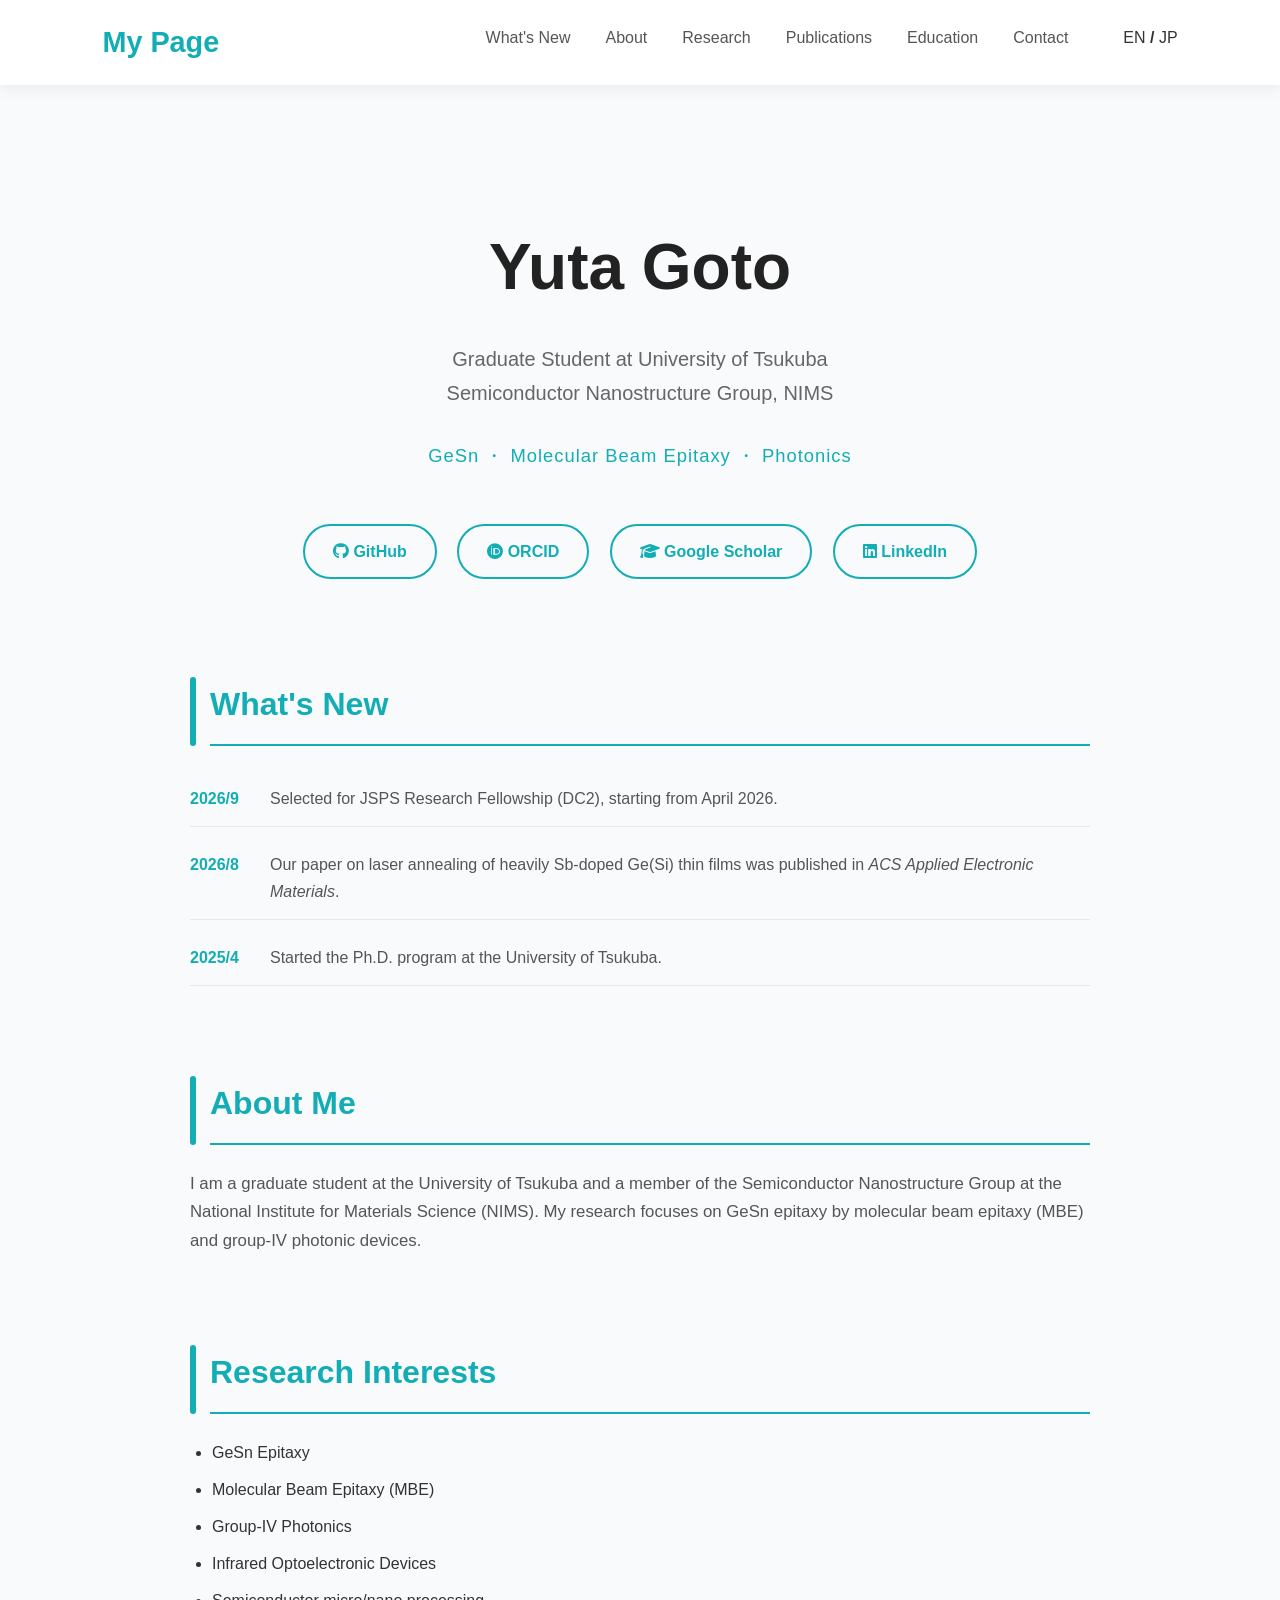
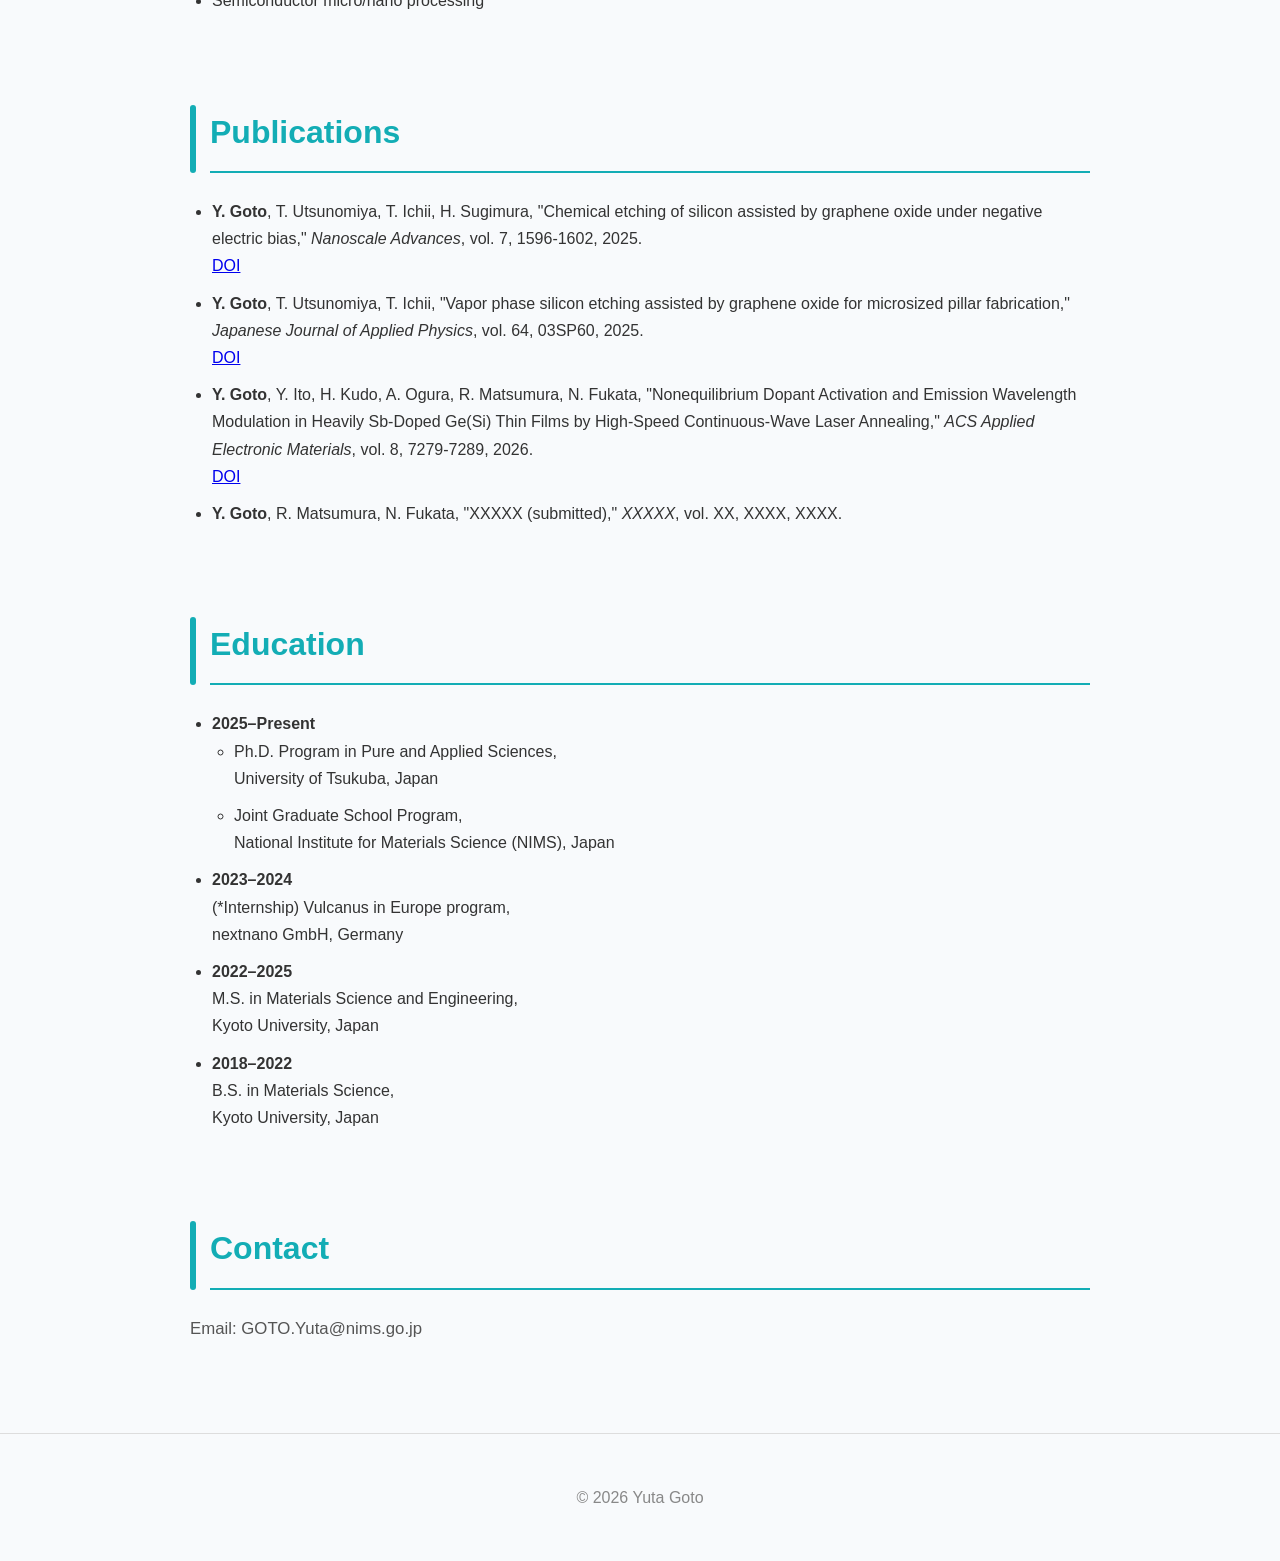
<file: index.html>
<!-- Google tag (gtag.js) -->
<script async src="https://www.googletagmanager.com/gtag/js?id=G-8BQCS6YZSQ"></script>
<script>
  window.dataLayer = window.dataLayer || [];
  function gtag(){dataLayer.push(arguments);}
  gtag('js', new Date());

  gtag('config', 'G-8BQCS6YZSQ');
</script>

<!DOCTYPE html>
<html lang="ja">

<head>
<meta charset="UTF-8">
<meta name="viewport" content="width=device-width, initial-scale=1.0">

<title>My Page</title>

<link rel="stylesheet" href="style.css">

<!-- Font Awesome -->
<link rel="stylesheet"
href="https://cdnjs.cloudflare.com/ajax/libs/font-awesome/6.6.0/css/all.min.css">

</head>

<body>

<!-- Navigation -->
<nav>
    <div class="logo">My Page</div>

    <ul>
        <li><a href="#news">What's New</a></li>
        <li><a href="#about">About</a></li>
        <li><a href="#research">Research</a></li>
        <li><a href="#publications">Publications</a></li>
        <li><a href="#education">Education</a></li>
        <li><a href="#contact">Contact</a></li>

        <!-- Language -->
        <li class="language">
            <a href="index.html">EN</a> /
            <a href="index_ja.html">JP</a>
        </li>
    </ul>
</nav>

<!-- Top -->
<div class="container">

    <h1>Yuta Goto</h1>

    <p class="subtitle">
        Graduate Student at University of Tsukuba<br>
        Semiconductor Nanostructure Group, NIMS
    </p>

    <p class="keywords">
        GeSn ・ Molecular Beam Epitaxy ・ Photonics
    </p>

    <div class="links">

        <a href="https://github.com/yutagot" target="_blank">
            <i class="fab fa-github"></i> GitHub
        </a>

        <a href="https://orcid.org/0009-0005-4780-8060" target="_blank">
            <i class="fab fa-orcid"></i> ORCID
        </a>

        <a href="https://scholar.google.com/citations?hl=ja&user=DV3cNhgAAAAJ" target="_blank">
            <i class="fas fa-graduation-cap"></i> Google Scholar
        </a>

        <a href="https://www.linkedin.com/in/yuta-goto-65562a297/" target="_blank">
            <i class="fab fa-linkedin"></i> LinkedIn
        </a>  
    </div>

</div>

<!-- What's New -->
<section id="news">

    <h2>What's New</h2>

    <ul class="news-list">
        <li>
            <time datetime="2026">2026/9</time>
            <span>Selected for JSPS Research Fellowship (DC2), starting from April 2026.</span>
        </li>
        <li>
            <time datetime="2026">2026/8</time>
            <span>Our paper on laser annealing of heavily Sb-doped Ge(Si) thin films was published in <em>ACS Applied Electronic Materials</em>.</span>
        </li>
        <li>
            <time datetime="2025">2025/4</time>
            <span>Started the Ph.D. program at the University of Tsukuba.</span>
        </li>
    </ul>

</section>

<!-- About -->
<section id="about">

    <h2>About Me</h2>

    <p>
        I am a graduate student at the University of Tsukuba and a member of the
        Semiconductor Nanostructure Group at the National Institute for Materials Science (NIMS).
        My research focuses on GeSn epitaxy by molecular beam epitaxy (MBE) and
        group-IV photonic devices.
    </p>

</section>

<!-- Research -->
<section id="research">

    <h2>Research Interests</h2>

    <ul>
        <li>GeSn Epitaxy</li>
        <li>Molecular Beam Epitaxy (MBE)</li>
        <li>Group-IV Photonics</li>
        <li>Infrared Optoelectronic Devices</li>
        <li>Semiconductor micro/nano processing</li>
    </ul>

</section>

<!-- Publications -->
<section id="publications">

    <h2>Publications</h2>

    <ul class="publication-list">

        <li>
            <strong>Y. Goto</strong>, T. Utsunomiya, T. Ichii, H. Sugimura,
            "Chemical etching of silicon assisted by graphene oxide under negative electric bias,"
            <em>Nanoscale Advances</em>,
            vol. 7, 1596-1602, 2025.
            <br>
            <a href="https://doi.org/10.1039/D4NA00825A">DOI</a>
        </li>

        <li>
            <strong>Y. Goto</strong>, T. Utsunomiya, T. Ichii,
            "Vapor phase silicon etching assisted by graphene oxide for microsized pillar fabrication,"
            <em>Japanese Journal of Applied Physics</em>,
            vol. 64, 03SP60, 2025.
            <br>
            <a href="https://doi.org/10.35848/1347-4065/adbbf7">DOI</a>
        </li>
        
        <li>
            <strong>Y. Goto</strong>, Y. Ito, H. Kudo, A. Ogura, R. Matsumura, N. Fukata,
            "Nonequilibrium Dopant Activation and Emission Wavelength Modulation in Heavily Sb-Doped Ge(Si) Thin Films by High-Speed Continuous-Wave Laser Annealing,"
            <em>ACS Applied Electronic Materials</em>,
            vol. 8, 7279-7289, 2026.
            <br>
            <a href="https://doi.org/10.1021/acsaelm.6c00555">DOI</a> 
        </li>

        <li>
            <strong>Y. Goto</strong>, R. Matsumura, N. Fukata,
            "XXXXX (submitted),"
            <em>XXXXX</em>,
            vol. XX, XXXX, XXXX.
            <br>
        <!--    <a href="https://doi.org/10.35848/1347-4065/adbbf7">DOI</a> --> 
        </li>



    </ul>

</section>

</section>

<!-- Education -->
<section id="education">

    <h2>Education</h2>

    <ul class="education-list">
        <li>
            <strong>2025–Present</strong><br>
            <ul>
        <li>Ph.D. Program in Pure and Applied Sciences,<br> 
            University of Tsukuba, Japan</li>
        <li>Joint Graduate School Program,<br>
            National Institute for Materials Science (NIMS), Japan</li>
            </ul>
        </li>

        <li>
            <strong>2023–2024</strong><br>
            (*Internship) Vulcanus in Europe program,<br>
            nextnano GmbH, Germany
        </li>
        <li>
            <strong>2022–2025</strong><br>
            M.S. in Materials Science and Engineering,<br>
            Kyoto University, Japan
        </li>

        <li>
            <strong>2018–2022</strong><br>
            B.S. in Materials Science,<br>
            Kyoto University, Japan
        </li>
    </ul>

</section>

<!-- Contact -->
<section id="contact">

    <h2>Contact</h2>

    <p>
        Email: GOTO.Yuta@nims.go.jp
    </p>

</section>

<footer>
    © 2026 Yuta Goto
</footer>

</body>
</html>
</file>
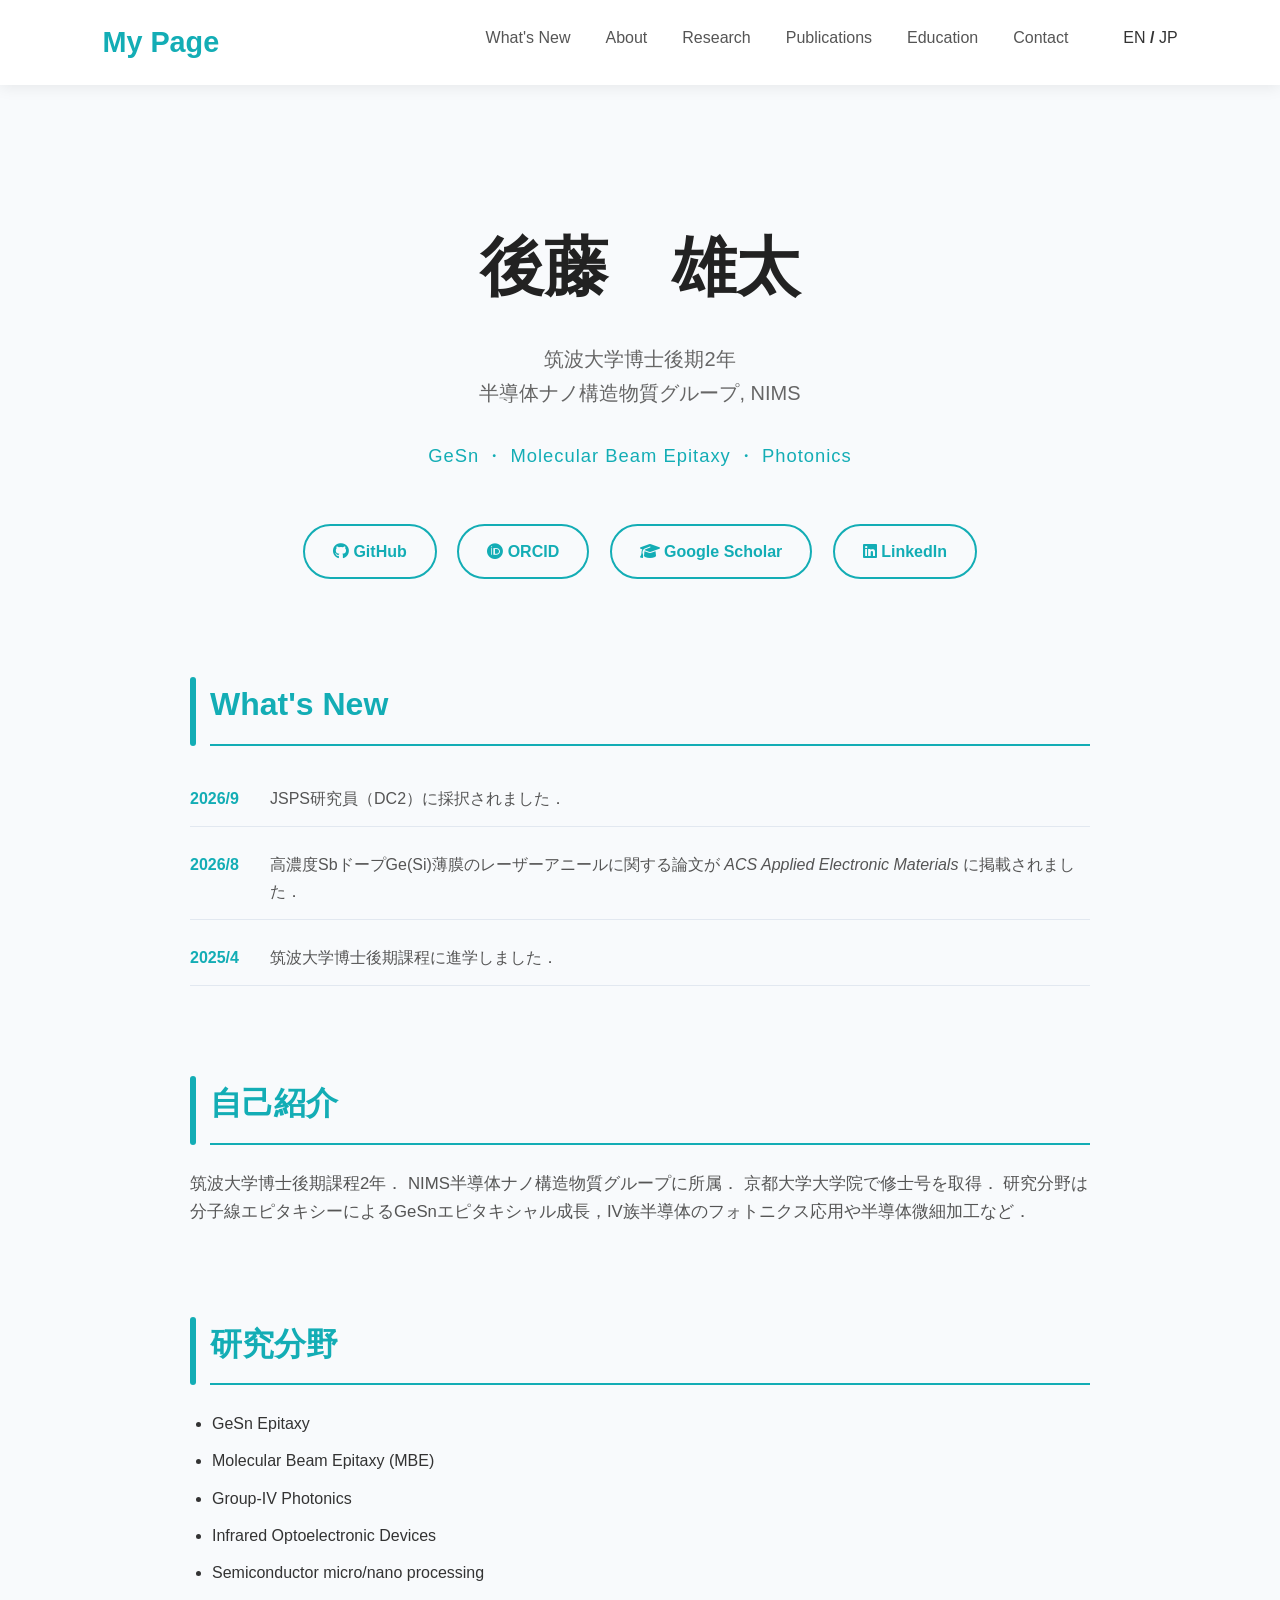
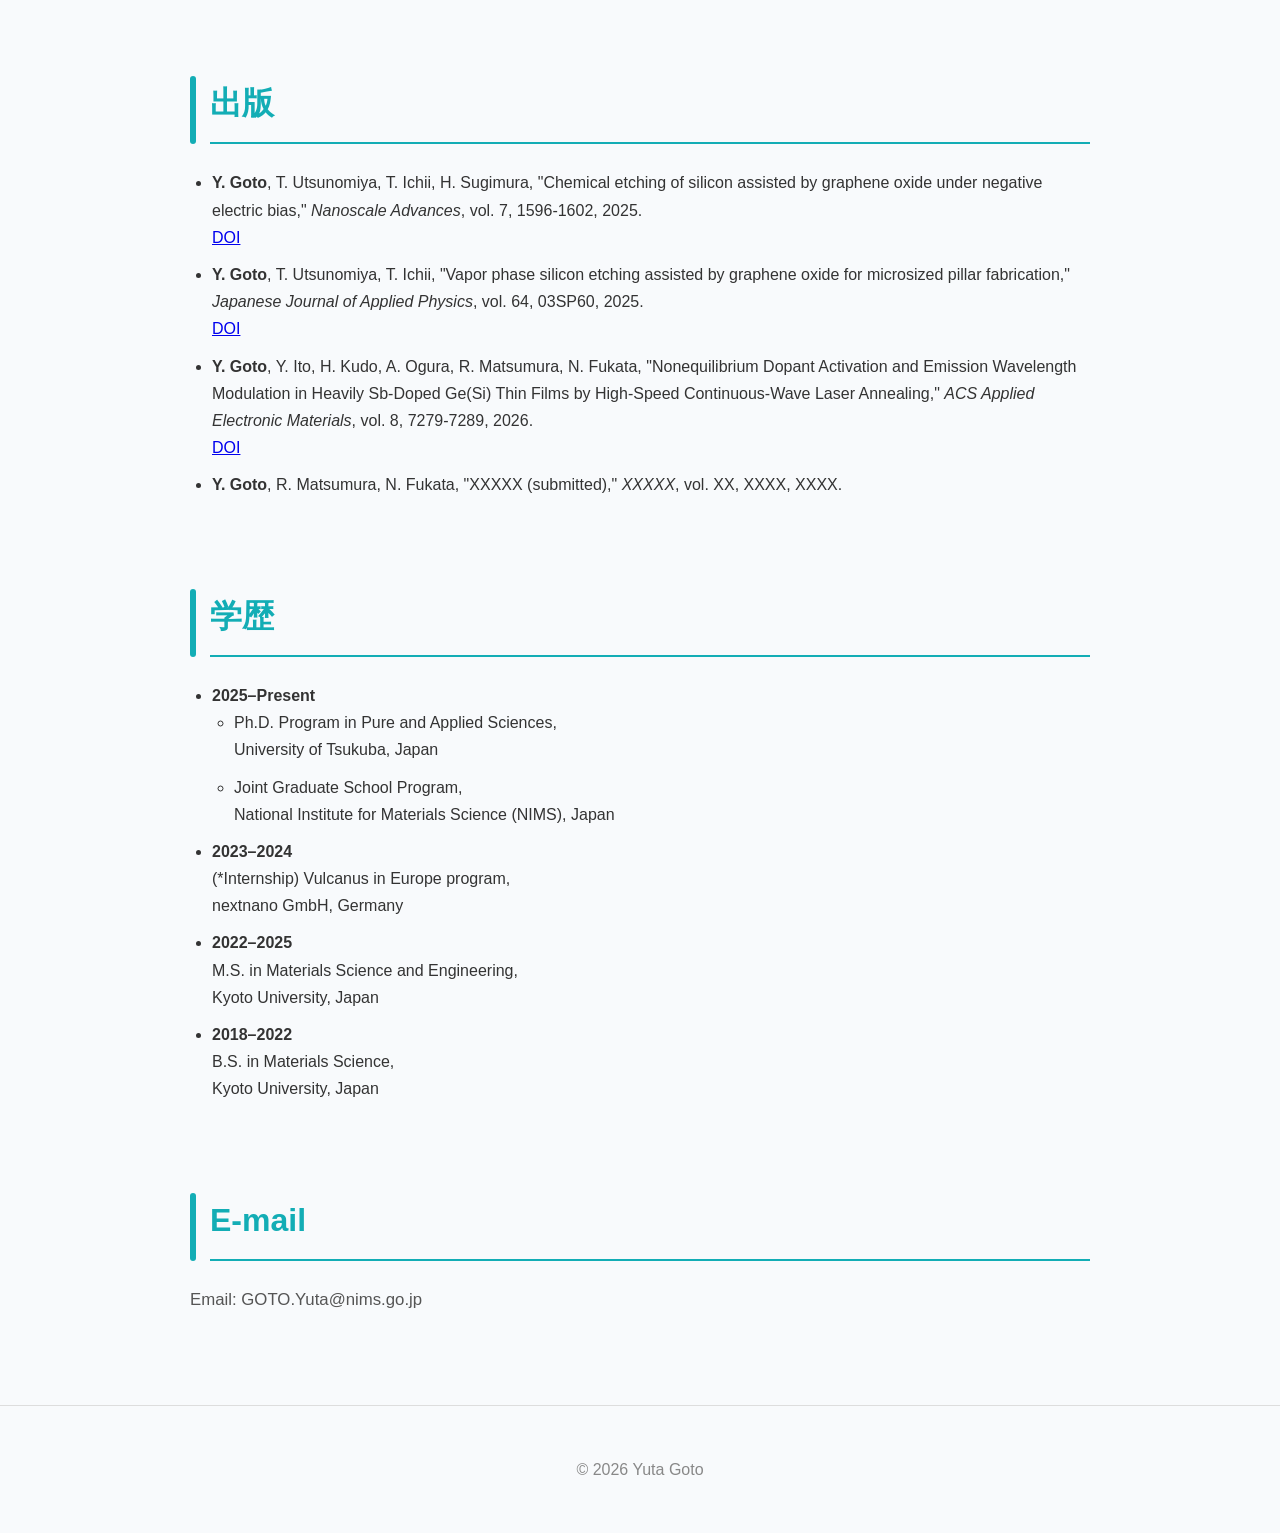
<file: index_ja.html>
<!-- Google tag (gtag.js) -->
<script async src="https://www.googletagmanager.com/gtag/js?id=G-8BQCS6YZSQ"></script>
<script>
  window.dataLayer = window.dataLayer || [];
  function gtag(){dataLayer.push(arguments);}
  gtag('js', new Date());

  gtag('config', 'G-8BQCS6YZSQ');
</script>

<!DOCTYPE html>
<html lang="ja">

<head>
<meta charset="UTF-8">
<meta name="viewport" content="width=device-width, initial-scale=1.0">

<title>My Page</title>

<link rel="stylesheet" href="style.css">

<!-- Font Awesome -->
<link rel="stylesheet"
href="https://cdnjs.cloudflare.com/ajax/libs/font-awesome/6.6.0/css/all.min.css">

</head>

<body>

<!-- Navigation -->
<nav>
    <div class="logo">My Page</div>

    <ul>
        <li><a href="#news">What's New</a></li>
        <li><a href="#about">About</a></li>
        <li><a href="#research">Research</a></li>
        <li><a href="#publications">Publications</a></li>
        <li><a href="#education">Education</a></li>
        <li><a href="#contact">Contact</a></li>

        <!-- Language -->
        <li class="language">
            <a href="index.html">EN</a> /
            <a href="index_ja.html">JP</a>
        </li>
    </ul>
</nav>

<!-- Top -->
<div class="container">

    <h1>後藤　雄太</h1>

    <p class="subtitle">
        筑波大学博士後期2年<br>
        半導体ナノ構造物質グループ, NIMS
    </p>

    <p class="keywords">
        GeSn ・ Molecular Beam Epitaxy ・ Photonics
    </p>

    <div class="links">

        <a href="https://github.com/yutagot" target="_blank">
            <i class="fab fa-github"></i> GitHub
        </a>

        <a href="https://orcid.org/0009-0005-4780-8060" target="_blank">
            <i class="fab fa-orcid"></i> ORCID
        </a>

        <a href="https://scholar.google.com/citations?hl=ja&user=DV3cNhgAAAAJ" target="_blank">
            <i class="fas fa-graduation-cap"></i> Google Scholar
        </a>

        <a href="https://www.linkedin.com/in/yuta-goto-65562a297/" target="_blank">
            <i class="fab fa-linkedin"></i> LinkedIn
        </a>  
    </div>

</div>

<!-- What's New -->
<section id="news">

    <h2>What's New</h2>

    <ul class="news-list">
        <li>
            <time datetime="2026">2026/9</time>
            <span>JSPS研究員（DC2）に採択されました．</span>
        </li>
        <li>
            <time datetime="2026">2026/8</time>
            <span>高濃度SbドープGe(Si)薄膜のレーザーアニールに関する論文が <em>ACS Applied Electronic Materials</em> に掲載されました．</span>
        </li>
        <li>
            <time datetime="2025">2025/4</time>
            <span>筑波大学博士後期課程に進学しました．</span>
        </li>
    </ul>

</section>

<!-- About -->
<section id="about">

    <h2>自己紹介</h2>

    <p>
        筑波大学博士後期課程2年．
        NIMS半導体ナノ構造物質グループに所属．
        京都大学大学院で修士号を取得．
        研究分野は分子線エピタキシーによるGeSnエピタキシャル成長，IV族半導体のフォトニクス応用や半導体微細加工など．
    </p>

</section>

<!-- Research -->
<section id="research">

    <h2>研究分野</h2>

    <ul>
        <li>GeSn Epitaxy</li>
        <li>Molecular Beam Epitaxy (MBE)</li>
        <li>Group-IV Photonics</li>
        <li>Infrared Optoelectronic Devices</li>
        <li>Semiconductor micro/nano processing</li>
    </ul>

</section>

<!-- Publications -->
<section id="publications">

    <h2>出版</h2>

    <ul class="publication-list">

        <li>
            <strong>Y. Goto</strong>, T. Utsunomiya, T. Ichii, H. Sugimura,
            "Chemical etching of silicon assisted by graphene oxide under negative electric bias,"
            <em>Nanoscale Advances</em>,
            vol. 7, 1596-1602, 2025.
            <br>
            <a href="https://doi.org/10.1039/D4NA00825A">DOI</a>
        </li>

        <li>
            <strong>Y. Goto</strong>, T. Utsunomiya, T. Ichii,
            "Vapor phase silicon etching assisted by graphene oxide for microsized pillar fabrication,"
            <em>Japanese Journal of Applied Physics</em>,
            vol. 64, 03SP60, 2025.
            <br>
            <a href="https://doi.org/10.35848/1347-4065/adbbf7">DOI</a>
        </li>
        
        <li>
            <strong>Y. Goto</strong>, Y. Ito, H. Kudo, A. Ogura, R. Matsumura, N. Fukata,
            "Nonequilibrium Dopant Activation and Emission Wavelength Modulation in Heavily Sb-Doped Ge(Si) Thin Films by High-Speed Continuous-Wave Laser Annealing,"
            <em>ACS Applied Electronic Materials</em>,
            vol. 8, 7279-7289, 2026.
            <br>
            <a href="https://doi.org/10.1021/acsaelm.6c00555">DOI</a> 
        </li>

        <li>
            <strong>Y. Goto</strong>, R. Matsumura, N. Fukata,
            "XXXXX (submitted),"
            <em>XXXXX</em>,
            vol. XX, XXXX, XXXX.
            <br>
        <!--    <a href="https://doi.org/10.35848/1347-4065/adbbf7">DOI</a> --> 
        </li>



    </ul>

</section>

</section>

<!-- Education -->
<section id="education">

    <h2>学歴</h2>

    <ul class="education-list">
        <li>
            <strong>2025–Present</strong><br>
            <ul>
        <li>Ph.D. Program in Pure and Applied Sciences,<br> 
            University of Tsukuba, Japan</li>
        <li>Joint Graduate School Program,<br>
            National Institute for Materials Science (NIMS), Japan</li>
            </ul>
        </li>

        <li>
            <strong>2023–2024</strong><br>
            (*Internship) Vulcanus in Europe program,<br>
            nextnano GmbH, Germany
        </li>
        <li>
            <strong>2022–2025</strong><br>
            M.S. in Materials Science and Engineering,<br>
            Kyoto University, Japan
        </li>

        <li>
            <strong>2018–2022</strong><br>
            B.S. in Materials Science,<br>
            Kyoto University, Japan
        </li>
    </ul>

</section>

<!-- Contact -->
<section id="contact">

    <h2>E-mail</h2>

    <p>
        Email: GOTO.Yuta@nims.go.jp
    </p>

</section>

<footer>
    © 2026 Yuta Goto
</footer>

</body>
</html>
</file>
<file: style.css>
/* ===========================
   General
=========================== */

html{
    scroll-behavior:smooth;
}

body{
    margin:0;
    font-family:-apple-system,BlinkMacSystemFont,"Segoe UI",Roboto,Helvetica,Arial,sans-serif;
    background:#f8fafc;
    color:#333;
    line-height:1.7;
}


/* ===========================
   Navigation Bar
=========================== */

nav{
    position:fixed;
    top:0;
    left:0;
    width:100%;
    background:white;
    display:flex;
    justify-content:space-between;
    align-items:center;
    padding:18px 8%;
    box-sizing:border-box;

    box-shadow:0 2px 15px rgba(0,0,0,0.08);

    z-index:1000;
}

.logo{
    font-size:1.8rem;
    font-weight:700;
    color:#13ADB5;
}

nav ul{
    display:flex;
    gap:35px;

    list-style:none;

    margin:0;
    padding:0;
}

nav a{

    color:#555;
    text-decoration:none;

    font-size:1rem;
    font-weight:500;

    transition:.25s;

}

nav a:hover{

    color:#13ADB5;

}


/* ===========================
   Top Section
=========================== */

.container{

    max-width:900px;

    margin:auto;

    padding-top:170px;

    text-align:center;

}

h1{

    font-size:4rem;

    margin-bottom:10px;

    color:#222;

}

.subtitle{

    font-size:1.25rem;

    color:#666;

}

.keywords{

    margin-top:30px;

    font-size:1.15rem;

    color:#13ADB5;

    letter-spacing:1px;

}


/* ===========================
   Buttons
=========================== */

.links{

    margin-top:45px;

}

.links a{

    display:inline-block;

    margin:8px;

    padding:12px 28px;

    border:2px solid #13ADB5;

    border-radius:30px;

    color:#13ADB5;

    text-decoration:none;

    font-weight:600;

    transition:.3s;

}

.links a:hover{

    background:#13ADB5;

    color:white;

    transform:translateY(-2px);

}


/* ===========================
   Sections
=========================== */

section{

    max-width:900px;

    margin:90px auto;

    padding:0 25px;

}

section h2{

    position:relative;

    padding-left:20px;

    color:#13ADB5;

    font-size:2rem;

    margin-bottom:25px;

}

section h2::before{

    content:"";

    position:absolute;

    left:0;
    top:0;

    width:6px;
    height:100%;

    background:#13ADB5;

    border-radius:3px;

}

section h2::after{

    content:"";

    display:block;

    margin-top:12px;

    height:2px;

    background:#13ADB5;

}

section p{

    color:#555;

    font-size:1.05rem;

}


/* ===========================
   List
=========================== */

ul{

    padding-left:22px;

}

li{

    margin-bottom:10px;

}

.news-list{

    list-style:none;

    padding-left:0;

}

.news-list li{

    display:flex;

    gap:25px;

    padding:14px 0;

    border-bottom:1px solid #e2e8f0;

}

.news-list time{

    flex:0 0 55px;

    color:#13ADB5;

    font-weight:700;

}

.news-list span{

    color:#555;

}


/* ===========================
   Footer
=========================== */

footer{

    text-align:center;

    padding:50px;

    color:#888;

    border-top:1px solid #ddd;

    margin-top:80px;

}


/* ===========================
   Image
=========================== */

.profile{

    width:180px;

    border-radius:50%;

    margin-bottom:30px;

    box-shadow:0 10px 25px rgba(0,0,0,.15);

}


/* ===========================
   Responsive
=========================== */

@media (max-width:768px){

nav{

    flex-direction:column;

    padding:15px;

}

nav ul{

    margin-top:15px;

    gap:18px;

    flex-wrap:wrap;

    justify-content:center;

}

.container{

    padding-top:220px;

}

h1{

    font-size:2.8rem;

}

.subtitle{

    font-size:1rem;

}

.links a{

    display:block;

    margin:12px auto;

    width:220px;

}

.news-list li{

    gap:15px;

}

}


/* ===========================
   Language Switcher
=========================== */

.language {
    margin-left: 20px;
    font-weight: bold;
}

.language a {
    text-decoration: none;
    color: #333;
}

.language a:hover {
    color: #0aa;
}
</file>
